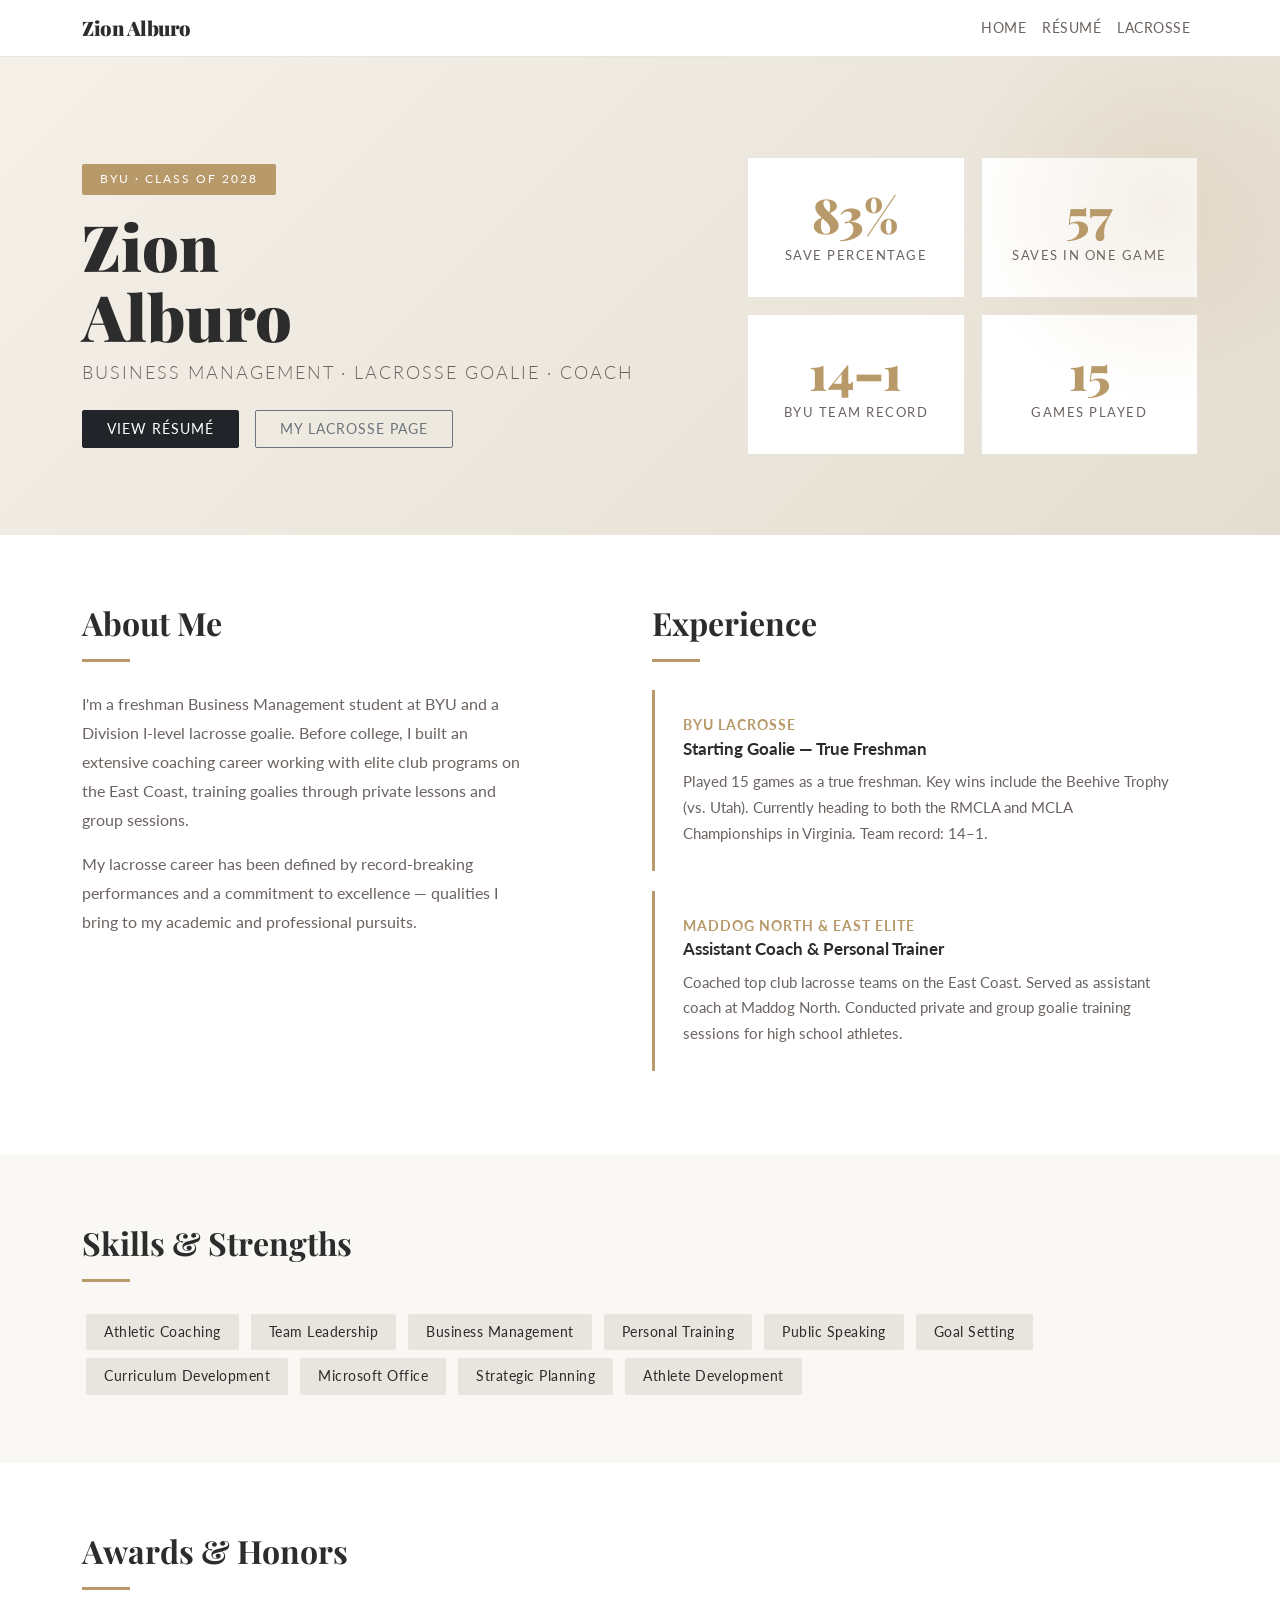
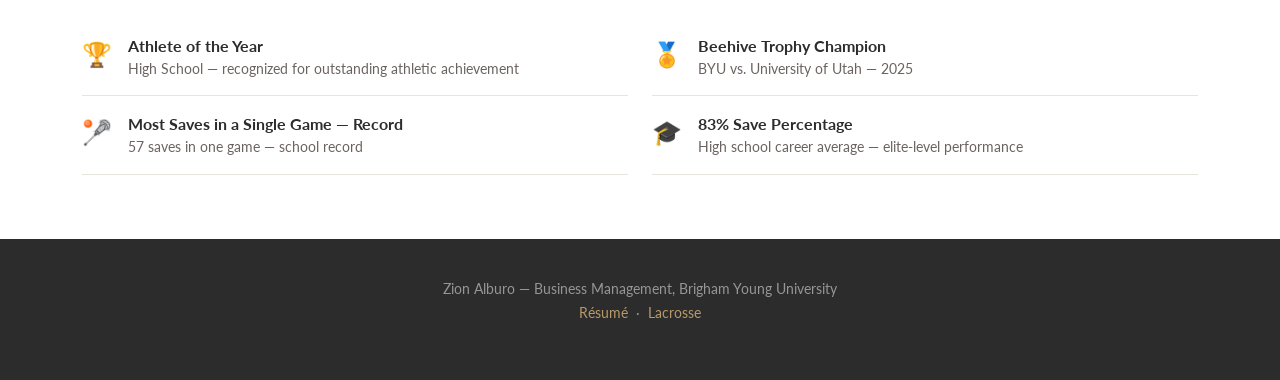
<file: index.html>
<!DOCTYPE html>
<html lang="en">
<head>
  <meta charset="UTF-8" />
  <meta name="viewport" content="width=device-width, initial-scale=1.0"/>
  <title>Zion Alburo | Business Management</title>
  <link href="https://cdn.jsdelivr.net/npm/bootstrap@5.3.2/dist/css/bootstrap.min.css" rel="stylesheet"/>
  <link href="https://fonts.googleapis.com/css2?family=Playfair+Display:wght@400;700;900&family=Lato:wght@300;400;700&display=swap" rel="stylesheet"/>
  <style>
    :root {
      --cream: #faf8f5;
      --warm-gray: #e8e4de;
      --charcoal: #2c2c2c;
      --accent: #7a6c55;
      --gold: #b89a6a;
      --light-text: #6b6360;
    }
    body { background: var(--cream); color: var(--charcoal); font-family: 'Lato', sans-serif; }
    .navbar { background: white; border-bottom: 1px solid var(--warm-gray); }
    .navbar-brand { font-family: 'Playfair Display', serif; font-weight: 900; color: var(--charcoal) !important; letter-spacing: -0.5px; }
    .nav-link { color: var(--light-text) !important; font-weight: 400; letter-spacing: 0.5px; font-size: 0.9rem; text-transform: uppercase; }
    .nav-link:hover { color: var(--gold) !important; }

    .hero {
      background: linear-gradient(135deg, #f5f0e8 0%, #ede8de 50%, #e4ddd0 100%);
      padding: 100px 0 80px;
      position: relative;
      overflow: hidden;
    }
    .hero::before {
      content: '';
      position: absolute;
      top: -50px; right: -80px;
      width: 400px; height: 400px;
      border-radius: 50%;
      background: radial-gradient(circle, rgba(184,154,106,0.15), transparent 70%);
    }
    .hero-title { font-family: 'Playfair Display', serif; font-size: 4rem; font-weight: 900; line-height: 1.1; color: var(--charcoal); }
    .hero-subtitle { font-size: 1.1rem; color: var(--light-text); font-weight: 300; letter-spacing: 2px; text-transform: uppercase; }
    .hero-badge { background: var(--gold); color: white; padding: 6px 18px; border-radius: 2px; font-size: 0.78rem; letter-spacing: 2px; text-transform: uppercase; display: inline-block; margin-bottom: 16px; }

    .stat-card { background: white; border: 1px solid var(--warm-gray); padding: 32px 24px; text-align: center; transition: box-shadow 0.3s; }
    .stat-card:hover { box-shadow: 0 8px 32px rgba(0,0,0,0.08); }
    .stat-number { font-family: 'Playfair Display', serif; font-size: 3rem; font-weight: 900; color: var(--gold); line-height: 1; }
    .stat-label { font-size: 0.8rem; color: var(--light-text); text-transform: uppercase; letter-spacing: 1.5px; margin-top: 8px; }

    .section-title { font-family: 'Playfair Display', serif; font-size: 2rem; font-weight: 700; color: var(--charcoal); }
    .section-line { width: 48px; height: 3px; background: var(--gold); margin: 12px 0 28px; }

    .exp-card { background: white; border-left: 3px solid var(--gold); padding: 24px 28px; margin-bottom: 20px; }
    .exp-title { font-weight: 700; font-size: 1.05rem; color: var(--charcoal); }
    .exp-org { color: var(--gold); font-size: 0.9rem; font-weight: 700; text-transform: uppercase; letter-spacing: 1px; }
    .exp-desc { color: var(--light-text); font-size: 0.95rem; line-height: 1.7; margin-top: 8px; }

    .skill-tag { background: var(--warm-gray); color: var(--charcoal); padding: 8px 18px; border-radius: 2px; font-size: 0.85rem; display: inline-block; margin: 4px; letter-spacing: 0.5px; }

    .award-item { display: flex; align-items: flex-start; gap: 16px; padding: 16px 0; border-bottom: 1px solid var(--warm-gray); }
    .award-icon { font-size: 1.5rem; margin-top: 2px; }
    .award-title { font-weight: 700; color: var(--charcoal); }
    .award-detail { font-size: 0.9rem; color: var(--light-text); }

    footer { background: var(--charcoal); color: rgba(255,255,255,0.5); padding: 40px 0; font-size: 0.85rem; text-align: center; }
    footer a { color: var(--gold); text-decoration: none; }
  </style>
</head>
<body>

<nav class="navbar navbar-expand-lg sticky-top">
  <div class="container">
    <a class="navbar-brand" href="index.html">Zion Alburo</a>
    <button class="navbar-toggler" type="button" data-bs-toggle="collapse" data-bs-target="#navMenu">
      <span class="navbar-toggler-icon"></span>
    </button>
    <div class="collapse navbar-collapse" id="navMenu">
      <ul class="navbar-nav ms-auto">
        <li class="nav-item"><a class="nav-link" href="index.html">Home</a></li>
        <li class="nav-item"><a class="nav-link" href="resume.html">Résumé</a></li>
        <li class="nav-item"><a class="nav-link" href="lacrosse.html">Lacrosse</a></li>
      </ul>
    </div>
  </div>
</nav>

<!-- Hero -->
<section class="hero">
  <div class="container">
    <div class="row align-items-center">
      <div class="col-lg-7">
        <span class="hero-badge">BYU · Class of 2028</span>
        <h1 class="hero-title">Zion<br>Alburo</h1>
        <p class="hero-subtitle">Business Management · Lacrosse Goalie · Coach</p>
        <div class="mt-4 d-flex gap-3 flex-wrap">
          <a href="resume.html" class="btn btn-dark px-4 py-2" style="border-radius:2px; font-size:0.85rem; letter-spacing:1px; text-transform:uppercase;">View Résumé</a>
          <a href="lacrosse.html" class="btn btn-outline-secondary px-4 py-2" style="border-radius:2px; font-size:0.85rem; letter-spacing:1px; text-transform:uppercase;">My Lacrosse Page</a>
        </div>
      </div>
      <div class="col-lg-5 mt-5 mt-lg-0">
        <div class="row g-3">
          <div class="col-6"><div class="stat-card"><div class="stat-number">83%</div><div class="stat-label">Save Percentage</div></div></div>
          <div class="col-6"><div class="stat-card"><div class="stat-number">57</div><div class="stat-label">Saves in One Game</div></div></div>
          <div class="col-6"><div class="stat-card"><div class="stat-number">14–1</div><div class="stat-label">BYU Team Record</div></div></div>
          <div class="col-6"><div class="stat-card"><div class="stat-number">15</div><div class="stat-label">Games Played</div></div></div>
        </div>
      </div>
    </div>
  </div>
</section>

<!-- About -->
<section class="py-5" style="background:white;">
  <div class="container py-3">
    <div class="row">
      <div class="col-lg-5 mb-4 mb-lg-0">
        <div class="section-title">About Me</div>
        <div class="section-line"></div>
        <p style="color:var(--light-text); line-height:1.8;">I'm a freshman Business Management student at BYU and a Division I-level lacrosse goalie. Before college, I built an extensive coaching career working with elite club programs on the East Coast, training goalies through private lessons and group sessions.</p>
        <p style="color:var(--light-text); line-height:1.8;">My lacrosse career has been defined by record-breaking performances and a commitment to excellence — qualities I bring to my academic and professional pursuits.</p>
      </div>
      <div class="col-lg-6 offset-lg-1">
        <div class="section-title">Experience</div>
        <div class="section-line"></div>
        <div class="exp-card">
          <div class="exp-org">BYU Lacrosse</div>
          <div class="exp-title">Starting Goalie — True Freshman</div>
          <div class="exp-desc">Played 15 games as a true freshman. Key wins include the Beehive Trophy (vs. Utah). Currently heading to both the RMCLA and MCLA Championships in Virginia. Team record: 14–1.</div>
        </div>
        <div class="exp-card">
          <div class="exp-org">Maddog North & East Elite</div>
          <div class="exp-title">Assistant Coach & Personal Trainer</div>
          <div class="exp-desc">Coached top club lacrosse teams on the East Coast. Served as assistant coach at Maddog North. Conducted private and group goalie training sessions for high school athletes.</div>
        </div>
      </div>
    </div>
  </div>
</section>

<!-- Skills -->
<section class="py-5" style="background:var(--cream);">
  <div class="container py-3">
    <div class="section-title">Skills & Strengths</div>
    <div class="section-line"></div>
    <div>
      <span class="skill-tag">Athletic Coaching</span>
      <span class="skill-tag">Team Leadership</span>
      <span class="skill-tag">Business Management</span>
      <span class="skill-tag">Personal Training</span>
      <span class="skill-tag">Public Speaking</span>
      <span class="skill-tag">Goal Setting</span>
      <span class="skill-tag">Curriculum Development</span>
      <span class="skill-tag">Microsoft Office</span>
      <span class="skill-tag">Strategic Planning</span>
      <span class="skill-tag">Athlete Development</span>
    </div>
  </div>
</section>

<!-- Awards -->
<section class="py-5" style="background:white;">
  <div class="container py-3">
    <div class="section-title">Awards & Honors</div>
    <div class="section-line"></div>
    <div class="row">
      <div class="col-lg-6">
        <div class="award-item">
          <div class="award-icon">🏆</div>
          <div>
            <div class="award-title">Athlete of the Year</div>
            <div class="award-detail">High School — recognized for outstanding athletic achievement</div>
          </div>
        </div>
        <div class="award-item">
          <div class="award-icon">🥍</div>
          <div>
            <div class="award-title">Most Saves in a Single Game — Record</div>
            <div class="award-detail">57 saves in one game — school record</div>
          </div>
        </div>
      </div>
      <div class="col-lg-6">
        <div class="award-item">
          <div class="award-icon">🏅</div>
          <div>
            <div class="award-title">Beehive Trophy Champion</div>
            <div class="award-detail">BYU vs. University of Utah — 2025</div>
          </div>
        </div>
        <div class="award-item">
          <div class="award-icon">🎓</div>
          <div>
            <div class="award-title">83% Save Percentage</div>
            <div class="award-detail">High school career average — elite-level performance</div>
          </div>
        </div>
      </div>
    </div>
  </div>
</section>

<footer>
  <div class="container">
    <p class="mb-1">Zion Alburo &mdash; Business Management, Brigham Young University</p>
    <p><a href="resume.html">Résumé</a> &nbsp;·&nbsp; <a href="lacrosse.html">Lacrosse</a></p>
  </div>
</footer>

<script src="https://cdn.jsdelivr.net/npm/bootstrap@5.3.2/dist/js/bootstrap.bundle.min.js"></script>
</body>
</html>
</file>
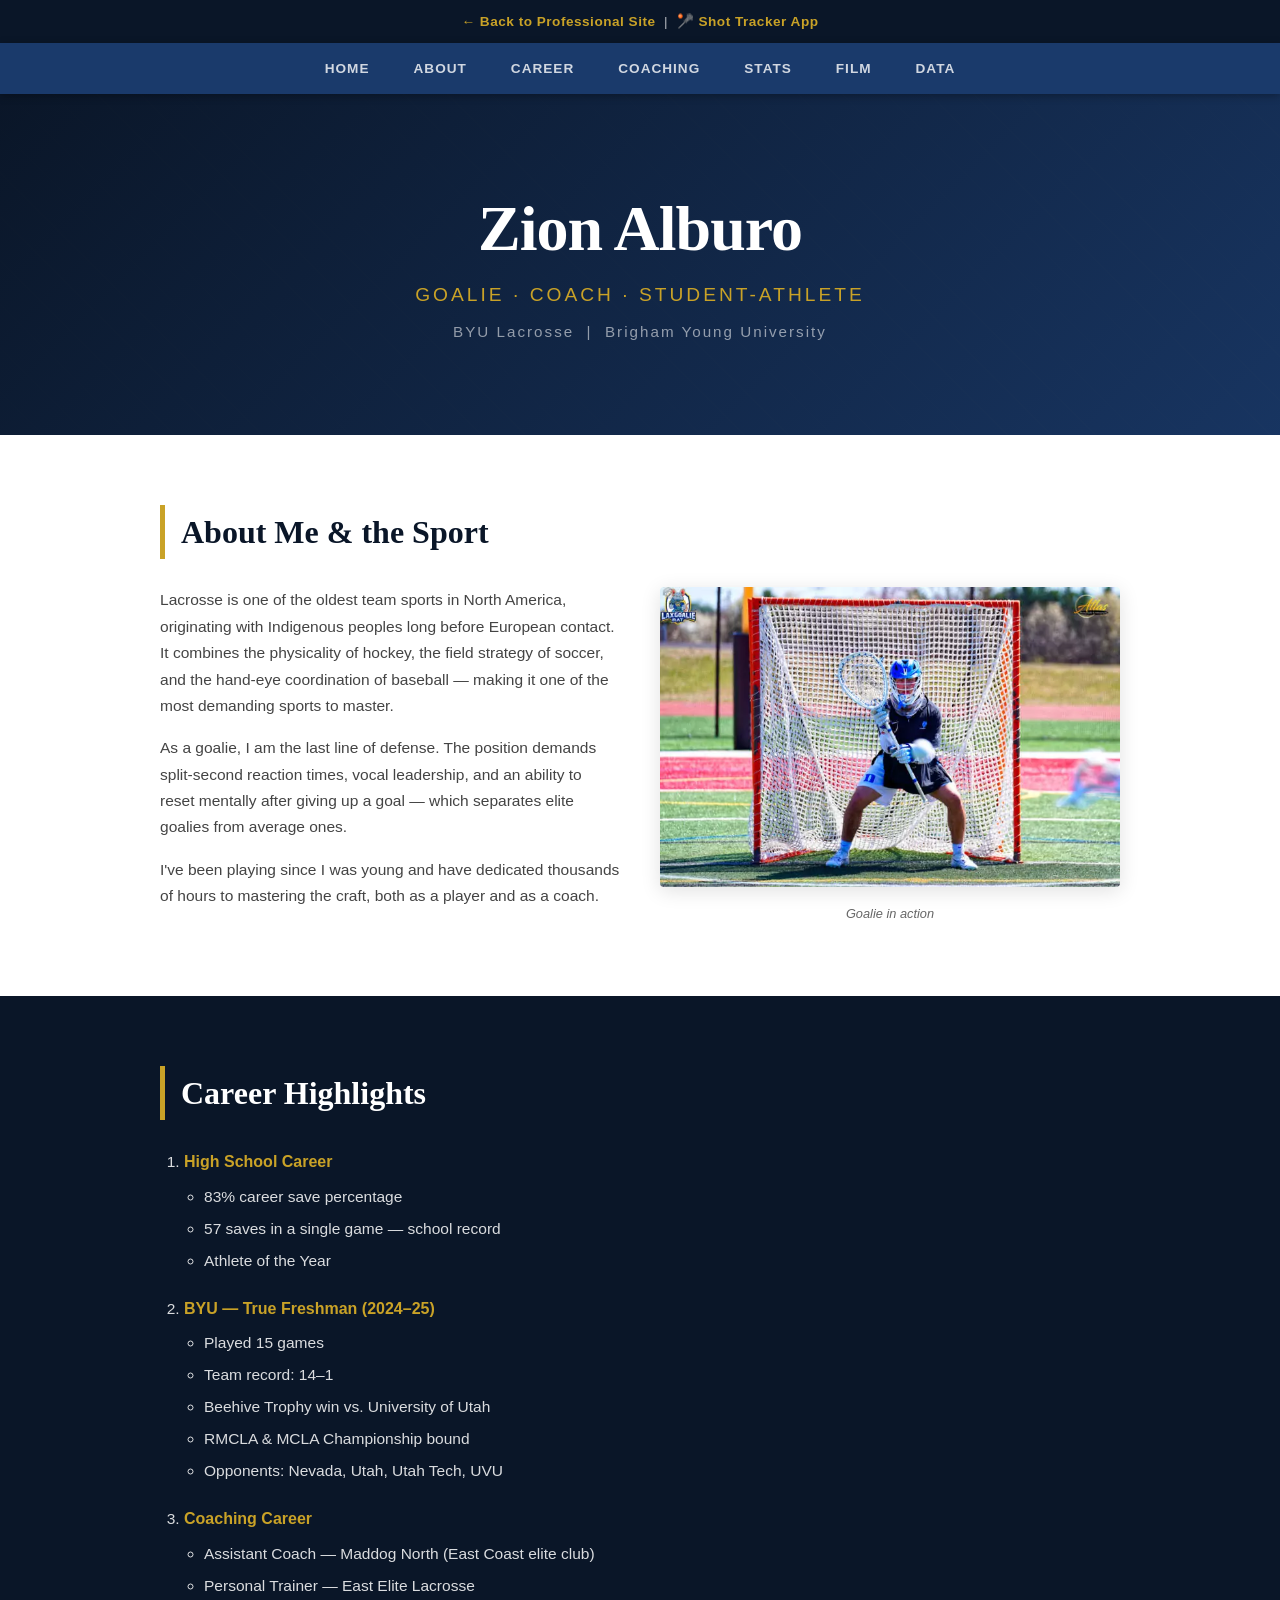
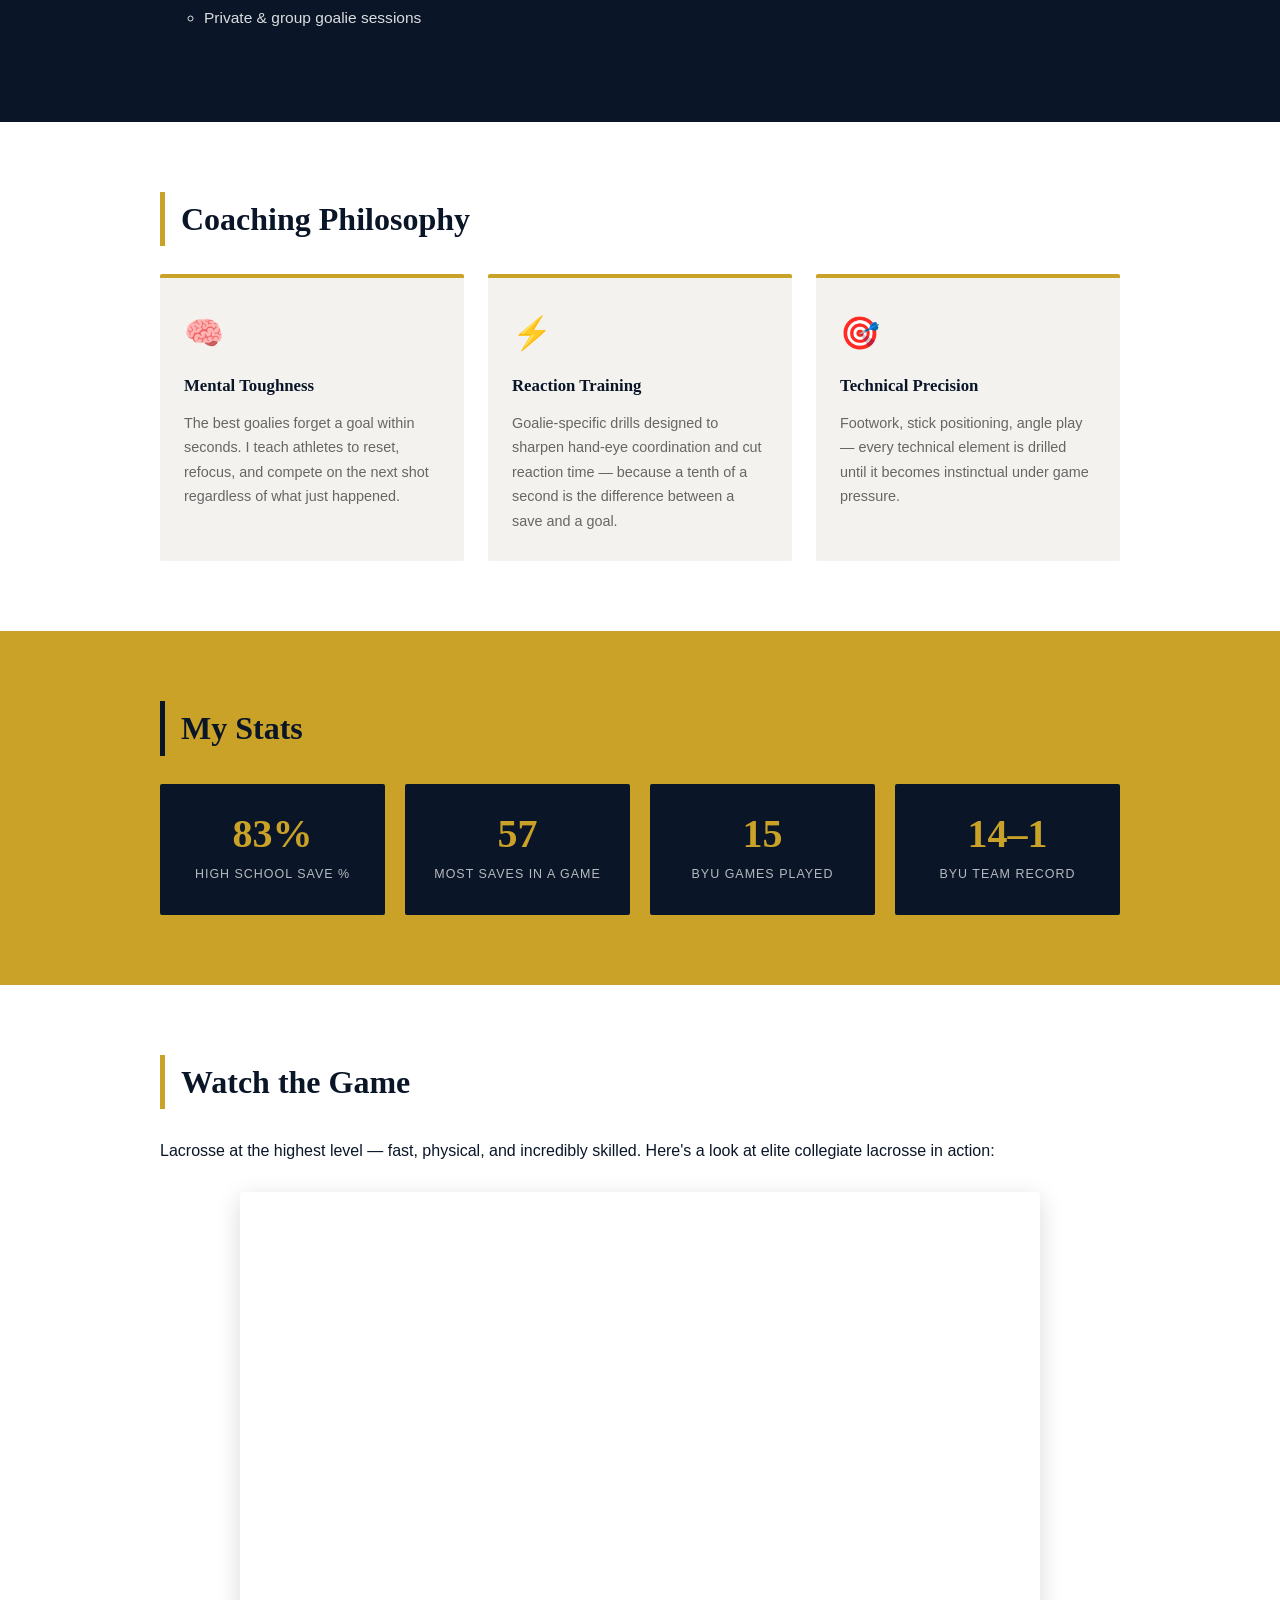
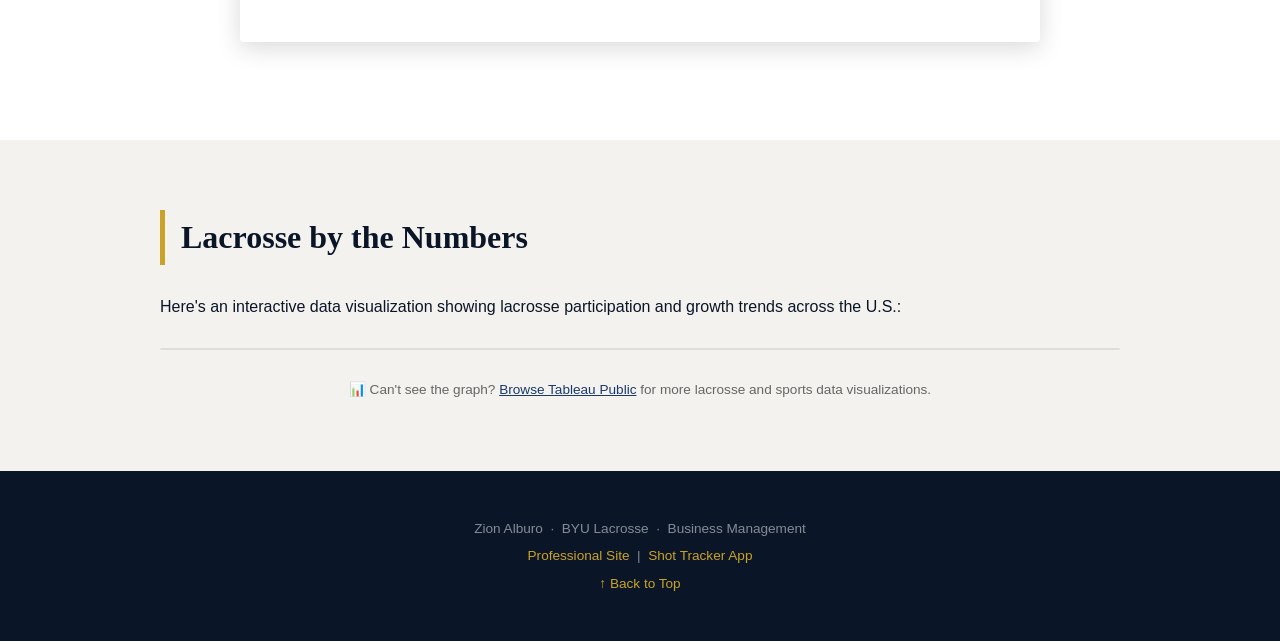
<file: lacrosse (2).html>
<!DOCTYPE html>
<html lang="en">
<head>
  <meta charset="UTF-8" />
  <meta name="viewport" content="width=device-width, initial-scale=1.0"/>
  <title>Zion's Lacrosse Page</title>
  <link rel="stylesheet" href="lacrosse-style.css" />
</head>
<body>

  <!-- Navigation back to professional pages -->
  <div class="top-bar">
    <a href="index.html">← Back to Professional Site</a>
    &nbsp;|&nbsp;
    <a href="shot-tracker.html">🥍 Shot Tracker App</a>
  </div>

  <!-- On-page anchor nav -->
  <nav class="scratch-nav">
    <a href="#top">Home</a>
    <a href="#about">About</a>
    <a href="#career">Career</a>
    <a href="#coaching">Coaching</a>
    <a href="#stats">Stats</a>
    <a href="#video">Film</a>
    <a href="#graph">Data</a>
  </nav>

  <!-- Hero -->
  <div id="top" class="hero-section">
    <div class="hero-content">
      <h1>Zion Alburo</h1>
      <p class="hero-sub">Goalie · Coach · Student-Athlete</p>
      <p class="hero-sub2">BYU Lacrosse &nbsp;|&nbsp; Brigham Young University</p>
    </div>
  </div>

  <!-- About -->
  <div id="about" class="content-section">
    <div class="section-inner">
      <h2>About Me &amp; the Sport</h2>
      <div class="about-grid">
        <div class="about-text">
          <p>Lacrosse is one of the oldest team sports in North America, originating with Indigenous peoples long before European contact. It combines the physicality of hockey, the field strategy of soccer, and the hand-eye coordination of baseball — making it one of the most demanding sports to master.</p>
          <p>As a goalie, I am the last line of defense. The position demands split-second reaction times, vocal leadership, and an ability to reset mentally after giving up a goal — which separates elite goalies from average ones.</p>
          <p>I've been playing since I was young and have dedicated thousands of hours to mastering the craft, both as a player and as a coach.</p>
        </div>
        <div class="about-image">
          <img src="goalie.jpeg" alt="Lacrosse goalie" />
          <p class="img-caption">Goalie in action</p>
        </div>
      </div>
    </div>
  </div>

  <!-- Career Highlights -->
  <div id="career" class="career-section">
    <div class="section-inner">
      <h2>Career Highlights</h2>

      <!-- Ordered list with embedded unordered list -->
      <ol class="career-list">
        <li>
          <strong>High School Career</strong>
          <ul>
            <li>83% career save percentage</li>
            <li>57 saves in a single game — school record</li>
            <li>Athlete of the Year</li>
          </ul>
        </li>
        <li>
          <strong>BYU — True Freshman (2024–25)</strong>
          <ul>
            <li>Played 15 games</li>
            <li>Team record: 14–1</li>
            <li>Beehive Trophy win vs. University of Utah</li>
            <li>RMCLA & MCLA Championship bound</li>
            <li>Opponents: Nevada, Utah, Utah Tech, UVU</li>
          </ul>
        </li>
        <li>
          <strong>Coaching Career</strong>
          <ul>
            <li>Assistant Coach — Maddog North (East Coast elite club)</li>
            <li>Personal Trainer — East Elite Lacrosse</li>
            <li>Private &amp; group goalie sessions</li>
          </ul>
        </li>
      </ol>
    </div>
  </div>

  <!-- Coaching -->
  <div id="coaching" class="content-section">
    <div class="section-inner">
      <h2>Coaching Philosophy</h2>
      <div class="coaching-grid">
        <div class="coaching-card">
          <div class="coaching-icon">🧠</div>
          <h3>Mental Toughness</h3>
          <p>The best goalies forget a goal within seconds. I teach athletes to reset, refocus, and compete on the next shot regardless of what just happened.</p>
        </div>
        <div class="coaching-card">
          <div class="coaching-icon">⚡</div>
          <h3>Reaction Training</h3>
          <p>Goalie-specific drills designed to sharpen hand-eye coordination and cut reaction time — because a tenth of a second is the difference between a save and a goal.</p>
        </div>
        <div class="coaching-card">
          <div class="coaching-icon">🎯</div>
          <h3>Technical Precision</h3>
          <p>Footwork, stick positioning, angle play — every technical element is drilled until it becomes instinctual under game pressure.</p>
        </div>
      </div>
    </div>
  </div>

  <!-- Stats -->
  <div id="stats" class="stats-section">
    <div class="section-inner">
      <h2>My Stats</h2>
      <div class="stats-grid">
        <div class="stat-box">
          <span class="stat-num">83%</span>
          <span class="stat-lbl">High School Save %</span>
        </div>
        <div class="stat-box">
          <span class="stat-num">57</span>
          <span class="stat-lbl">Most Saves in a Game</span>
        </div>
        <div class="stat-box">
          <span class="stat-num">15</span>
          <span class="stat-lbl">BYU Games Played</span>
        </div>
        <div class="stat-box">
          <span class="stat-num">14–1</span>
          <span class="stat-lbl">BYU Team Record</span>
        </div>
      </div>
    </div>
  </div>

  <!-- Video -->
  <div id="video" class="content-section">
    <div class="section-inner">
      <h2>Watch the Game</h2>
      <p>Lacrosse at the highest level — fast, physical, and incredibly skilled. Here's a look at elite collegiate lacrosse in action:</p>
      <div class="video-wrap">
        <iframe
          width="800"
          height="450"
          src="https://www.youtube.com/embed/oYOgbxykqfY"
          title="Lacrosse Highlights"
          frameborder="0"
          allow="accelerometer; autoplay; clipboard-write; encrypted-media; gyroscope; picture-in-picture"
          allowfullscreen>
        </iframe>
      </div>
    </div>
  </div>

  <!-- Tableau Graph -->
  <div id="graph" class="content-section">
    <div class="section-inner">
      <h2>Lacrosse by the Numbers</h2>
      <p>Here's an interactive data visualization showing lacrosse participation and growth trends across the U.S.:</p>
      <div class="tableau-wrap">
        <div class='tableauPlaceholder' id='viz1776724391712' style='position: relative'><noscript><a href='#'><img alt='Geography of lacrosse - 16 ' src='https:&#47;&#47;public.tableau.com&#47;static&#47;images&#47;il&#47;ilgeography&#47;Geographyoflacrosse&#47;1_rss.png' style='border: none' /></a></noscript><object class='tableauViz' style='display:none;'><param name='host_url' value='https%3A%2F%2Fpublic.tableau.com%2F' /><param name='embed_code_version' value='3' /><param name='site_root' value='' /><param name='name' value='ilgeography&#47;Geographyoflacrosse' /><param name='tabs' value='no' /><param name='toolbar' value='yes' /><param name='static_image' value='https:&#47;&#47;public.tableau.com&#47;static&#47;images&#47;il&#47;ilgeography&#47;Geographyoflacrosse&#47;1.png' /><param name='animate_transition' value='yes' /><param name='display_static_image' value='yes' /><param name='display_spinner' value='yes' /><param name='display_overlay' value='yes' /><param name='display_count' value='yes' /><param name='language' value='en-US' /></object></div><script type='text/javascript'>var divElement = document.getElementById('viz1776724391712');var vizElement = divElement.getElementsByTagName('object')[0];vizElement.style.width='100%';vizElement.style.height=(divElement.offsetWidth*0.75)+'px';var scriptElement = document.createElement('script');scriptElement.src = 'https://public.tableau.com/javascripts/api/viz_v1.js';vizElement.parentNode.insertBefore(scriptElement, vizElement);</script>
      </div>
      <p class="tableau-note">📊 Can't see the graph? <a href="https://public.tableau.com/app/discover" target="_blank">Browse Tableau Public</a> for more lacrosse and sports data visualizations.</p>
    </div>
  </div>

  <!-- Footer -->
  <footer class="scratch-footer">
    <p>Zion Alburo &nbsp;·&nbsp; BYU Lacrosse &nbsp;·&nbsp; Business Management</p>
    <p><a href="index.html">Professional Site</a> &nbsp;|&nbsp; <a href="shot-tracker.html">Shot Tracker App</a></p>
    <p><a href="#top">↑ Back to Top</a></p>
  </footer>

</body>
</html>
</file>
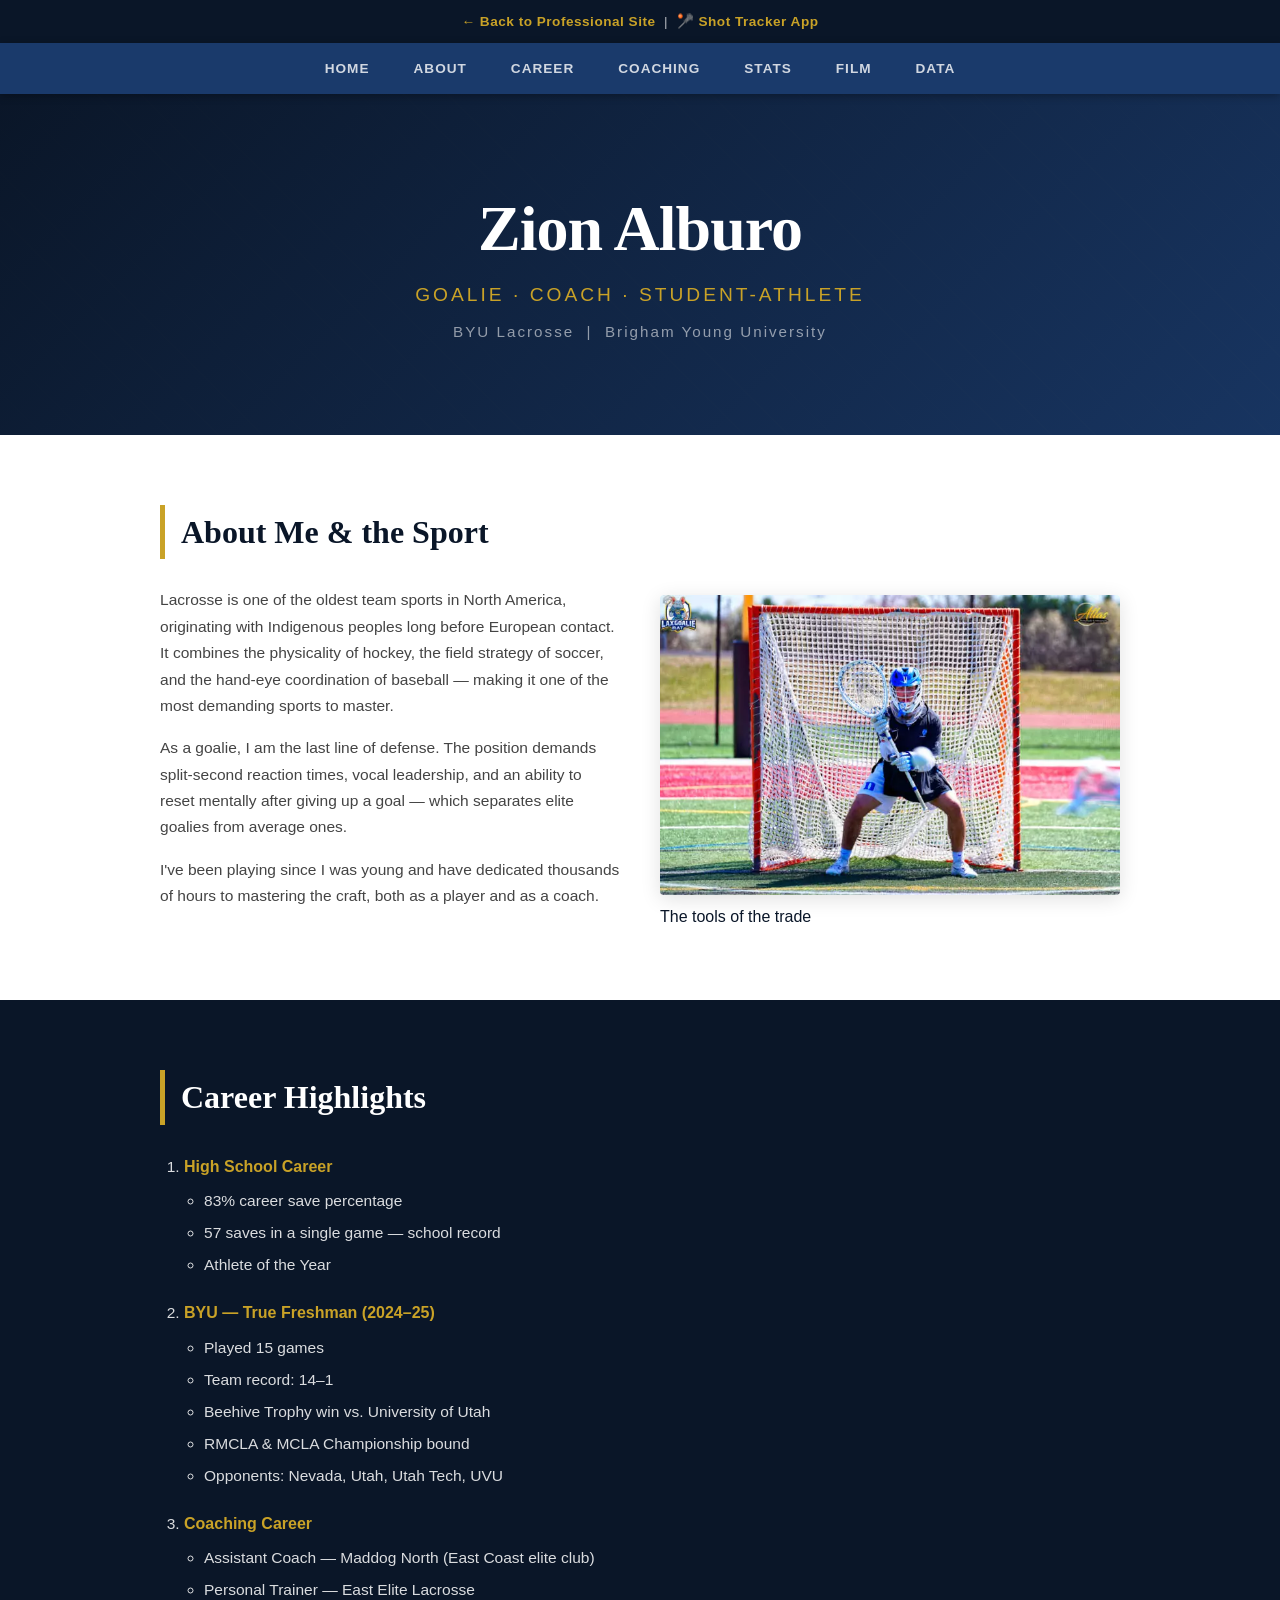
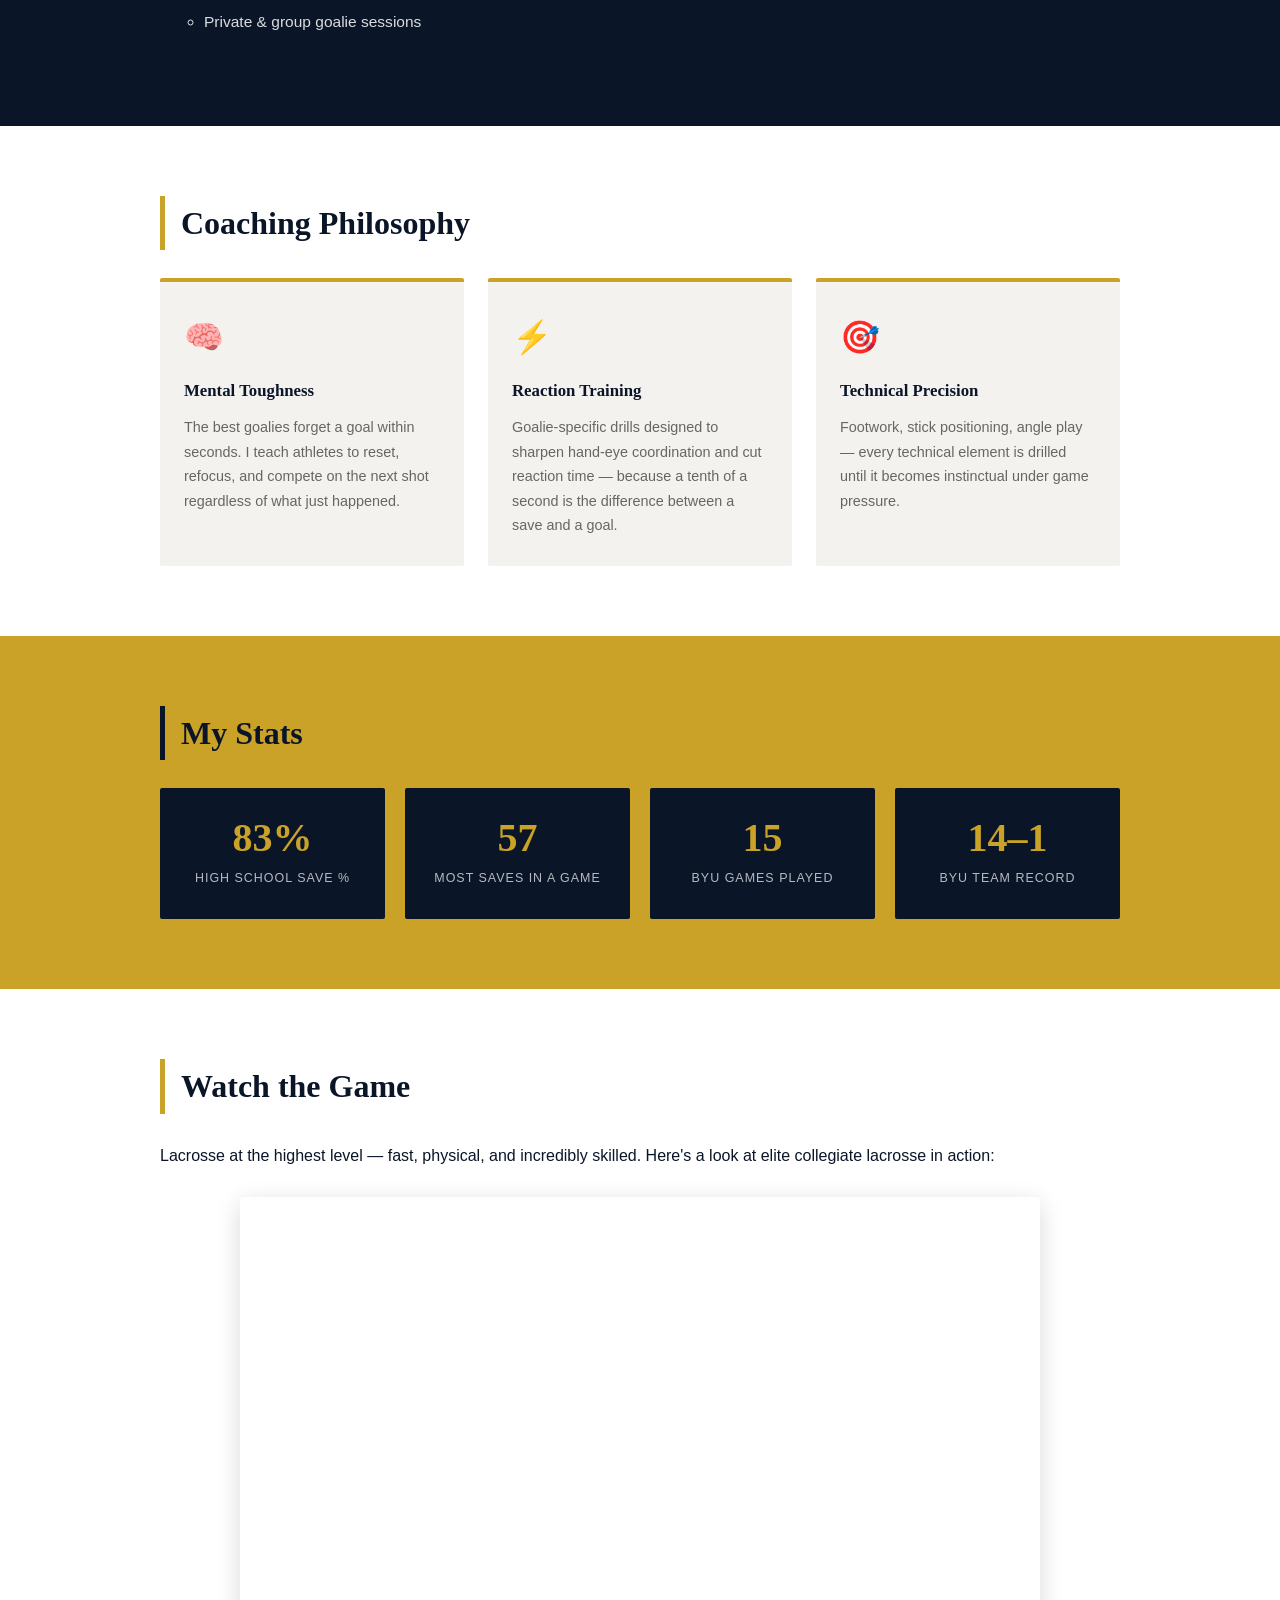
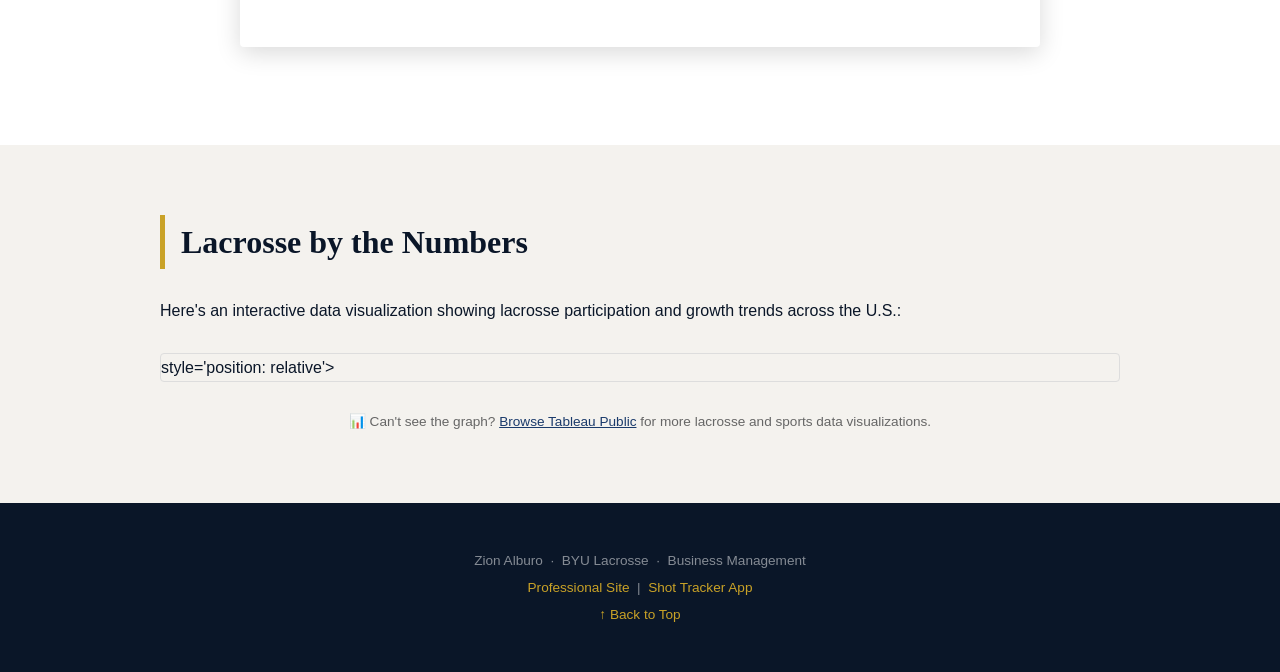
<file: lacrosse.html>
<!DOCTYPE html>
<html lang="en">
<head>
  <meta charset="UTF-8" />
  <meta name="viewport" content="width=device-width, initial-scale=1.0"/>
  <title>Zion's Lacrosse Page</title>
  <link rel="stylesheet" href="lacrosse-style.css" />
</head>
<body>

  <!-- Navigation back to professional pages -->
  <div class="top-bar">
    <a href="index.html">← Back to Professional Site</a>
    &nbsp;|&nbsp;
    <a href="shot-tracker.html">🥍 Shot Tracker App</a>
  </div>

  <!-- On-page anchor nav -->
  <nav class="scratch-nav">
    <a href="#top">Home</a>
    <a href="#about">About</a>
    <a href="#career">Career</a>
    <a href="#coaching">Coaching</a>
    <a href="#stats">Stats</a>
    <a href="#video">Film</a>
    <a href="#graph">Data</a>
  </nav>

  <!-- Hero -->
  <div id="top" class="hero-section">
    <div class="hero-content">
      <h1>Zion Alburo</h1>
      <p class="hero-sub">Goalie · Coach · Student-Athlete</p>
      <p class="hero-sub2">BYU Lacrosse &nbsp;|&nbsp; Brigham Young University</p>
    </div>
  </div>

  <!-- About -->
  <div id="about" class="content-section">
    <div class="section-inner">
      <h2>About Me &amp; the Sport</h2>
      <div class="about-grid">
        <div class="about-text">
          <p>Lacrosse is one of the oldest team sports in North America, originating with Indigenous peoples long before European contact. It combines the physicality of hockey, the field strategy of soccer, and the hand-eye coordination of baseball — making it one of the most demanding sports to master.</p>
          <p>As a goalie, I am the last line of defense. The position demands split-second reaction times, vocal leadership, and an ability to reset mentally after giving up a goal — which separates elite goalies from average ones.</p>
          <p>I've been playing since I was young and have dedicated thousands of hours to mastering the craft, both as a player and as a coach.</p>
        </div>
        <div class="about-image">
          <img src="goalie.jpeg"
          <p class="img-caption">The tools of the trade</p>
        </div>
      </div>
    </div>
  </div>

  <!-- Career Highlights -->
  <div id="career" class="career-section">
    <div class="section-inner">
      <h2>Career Highlights</h2>

      <!-- Ordered list with embedded unordered list -->
      <ol class="career-list">
        <li>
          <strong>High School Career</strong>
          <ul>
            <li>83% career save percentage</li>
            <li>57 saves in a single game — school record</li>
            <li>Athlete of the Year</li>
          </ul>
        </li>
        <li>
          <strong>BYU — True Freshman (2024–25)</strong>
          <ul>
            <li>Played 15 games</li>
            <li>Team record: 14–1</li>
            <li>Beehive Trophy win vs. University of Utah</li>
            <li>RMCLA & MCLA Championship bound</li>
            <li>Opponents: Nevada, Utah, Utah Tech, UVU</li>
          </ul>
        </li>
        <li>
          <strong>Coaching Career</strong>
          <ul>
            <li>Assistant Coach — Maddog North (East Coast elite club)</li>
            <li>Personal Trainer — East Elite Lacrosse</li>
            <li>Private &amp; group goalie sessions</li>
          </ul>
        </li>
      </ol>
    </div>
  </div>

  <!-- Coaching -->
  <div id="coaching" class="content-section">
    <div class="section-inner">
      <h2>Coaching Philosophy</h2>
      <div class="coaching-grid">
        <div class="coaching-card">
          <div class="coaching-icon">🧠</div>
          <h3>Mental Toughness</h3>
          <p>The best goalies forget a goal within seconds. I teach athletes to reset, refocus, and compete on the next shot regardless of what just happened.</p>
        </div>
        <div class="coaching-card">
          <div class="coaching-icon">⚡</div>
          <h3>Reaction Training</h3>
          <p>Goalie-specific drills designed to sharpen hand-eye coordination and cut reaction time — because a tenth of a second is the difference between a save and a goal.</p>
        </div>
        <div class="coaching-card">
          <div class="coaching-icon">🎯</div>
          <h3>Technical Precision</h3>
          <p>Footwork, stick positioning, angle play — every technical element is drilled until it becomes instinctual under game pressure.</p>
        </div>
      </div>
    </div>
  </div>

  <!-- Stats -->
  <div id="stats" class="stats-section">
    <div class="section-inner">
      <h2>My Stats</h2>
      <div class="stats-grid">
        <div class="stat-box">
          <span class="stat-num">83%</span>
          <span class="stat-lbl">High School Save %</span>
        </div>
        <div class="stat-box">
          <span class="stat-num">57</span>
          <span class="stat-lbl">Most Saves in a Game</span>
        </div>
        <div class="stat-box">
          <span class="stat-num">15</span>
          <span class="stat-lbl">BYU Games Played</span>
        </div>
        <div class="stat-box">
          <span class="stat-num">14–1</span>
          <span class="stat-lbl">BYU Team Record</span>
        </div>
      </div>
    </div>
  </div>

  <!-- Video -->
  <div id="video" class="content-section">
    <div class="section-inner">
      <h2>Watch the Game</h2>
      <p>Lacrosse at the highest level — fast, physical, and incredibly skilled. Here's a look at elite collegiate lacrosse in action:</p>
      <div class="video-wrap">
        <iframe
          width="800"
          height="450"
          src="https://www.youtube.com/embed/oYOgbxykqfY"
          title="Lacrosse Highlights"
          frameborder="0"
          allow="accelerometer; autoplay; clipboard-write; encrypted-media; gyroscope; picture-in-picture"
          allowfullscreen>
        </iframe>
      </div>
    </div>
  </div>

  <!-- Tableau Graph -->
  <div id="graph" class="content-section">
    <div class="section-inner">
      <h2>Lacrosse by the Numbers</h2>
      <p>Here's an interactive data visualization showing lacrosse participation and growth trends across the U.S.:</p>
      <div class="tableau-wrap">
        <div class='tableauPlaceholder' id='viz1776724391712' style='position: relative'><noscript><a href='#'><img alt='Geography of lacrosse - 16 ' src='https:&#47;&#47;public.tableau.com&#47;static&#47;images&#47;il&#47;ilgeography&#47;Geographyoflacrosse&#47;1_rss.png' style='border: none' /></a></noscript><object class='tableauViz'  style='display:none;'><param name='host_url' value='https%3A%2F%2Fpublic.tableau.com%2F' /> <param name='embed_code_version' value='3' /> <param name='site_root' value='' /><param name='name' value='ilgeography&#47;Geographyoflacrosse' /><param name='tabs' value='no' /><param name='toolbar' value='yes' /><param name='static_image' value='https:&#47;&#47;public.tableau.com&#47;static&#47;images&#47;il&#47;ilgeography&#47;Geographyoflacrosse&#47;1.png' /> <param name='animate_transition' value='yes' /><param name='display_static_image' value='yes' /><param name='display_spinner' value='yes' /><param name='display_overlay' value='yes' /><param name='display_count' value='yes' /><param name='language' value='en-US' /></object></div><script type='text/javascript'>var divElement = document.getElementById('viz1776724391712');var vizElement = divElement.getElementsByTagName('object')[0];vizElement.style.width='100%';vizElement.style.height=(divElement.offsetWidth*0.75)+'px';var scriptElement = document.createElement('script');scriptElement.src = 'https://public.tableau.com/javascripts/api/viz_v1.js';vizElement.parentNode.insertBefore(scriptElement, vizElement);</script> style='position: relative'>
          <noscript>
            <a href='#'>
              <img alt='Lacrosse Data' src='https://public.tableau.com/static/images/La/LacrosseParticipation/Sheet1/1_rss.png' style='border: none' />
            </a>
          </noscript>
          <object class='tableauViz' style='display:none;'>
            <param name='host_url' value='https%3A%2F%2Fpublic.tableau.com%2F' />
            <param name='embed_code_version' value='3' />
            <param name='site_root' value='' />
            <param name='name' value='SportsParticipation_17099862791840/Dashboard1' />
            <param name='tabs' value='no' />
            <param name='toolbar' value='yes' />
            <param name='animate_transition' value='yes' />
            <param name='display_static_image' value='yes' />
            <param name='display_spinner' value='yes' />
            <param name='display_overlay' value='yes' />
            <param name='display_count' value='yes' />
            <param name='language' value='en-US' />
          </object>
        </div>
        <script type='text/javascript'>
          var divElement = document.getElementById('viz1');
          var vizElement = divElement.getElementsByTagName('object')[0];
          vizElement.style.width='100%';
          vizElement.style.height='500px';
          var scriptElement = document.createElement('script');
          scriptElement.src = 'https://public.tableau.com/javascripts/api/viz_v1.js';
          vizElement.parentNode.insertBefore(scriptElement, vizElement);
        </script>
      </div>
      <p class="tableau-note">📊 Can't see the graph? <a href="https://public.tableau.com/app/discover" target="_blank">Browse Tableau Public</a> for more lacrosse and sports data visualizations.</p>
    </div>
  </div>

  <!-- Footer -->
  <footer class="scratch-footer">
    <p>Zion Alburo &nbsp;·&nbsp; BYU Lacrosse &nbsp;·&nbsp; Business Management</p>
    <p><a href="index.html">Professional Site</a> &nbsp;|&nbsp; <a href="shot-tracker.html">Shot Tracker App</a></p>
    <p><a href="#top">↑ Back to Top</a></p>
  </footer>

</body>
</html>
</file>
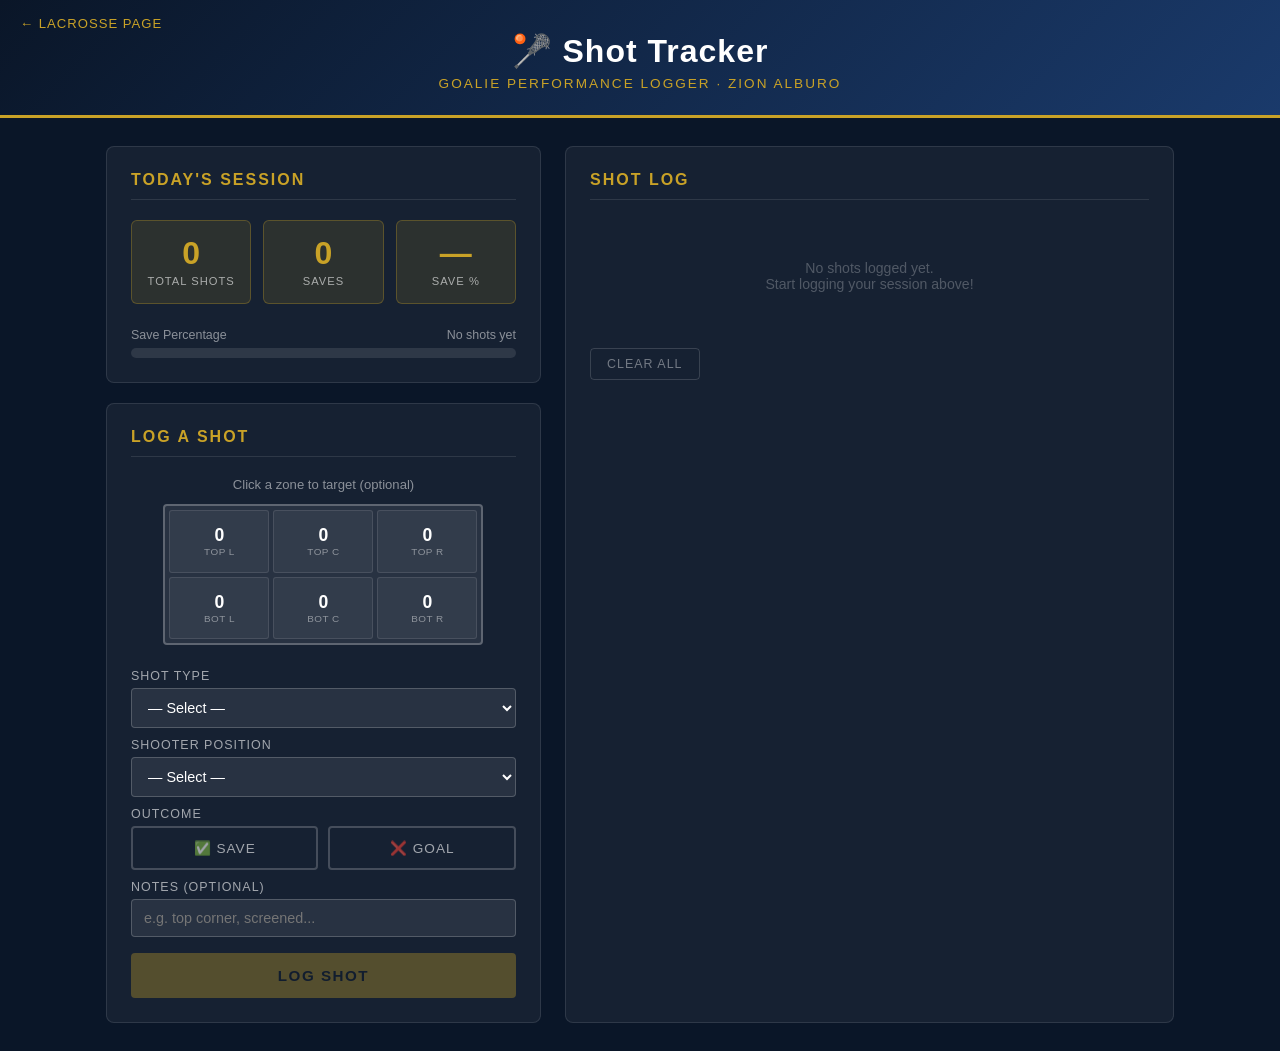
<file: shot-tracker.html>
<!DOCTYPE html>
<html lang="en">
<head>
  <meta charset="UTF-8" />
  <meta name="viewport" content="width=device-width, initial-scale=1.0"/>
  <title>Lacrosse Shot Tracker | Zion Alburo</title>
  <style>
    /* ===== Reset & Base ===== */
    * { box-sizing: border-box; margin: 0; padding: 0; }

    :root {
      --navy: #0a1628;
      --royal: #1a3a6b;
      --gold: #c9a227;
      --cream: #faf8f2;
      --white: #ffffff;
      --gray: #888;
      --light: #f0ede6;
      --green: #2a7a4b;
      --red: #b03030;
    }

    body {
      font-family: 'Trebuchet MS', sans-serif;
      background: var(--navy);
      color: var(--white);
      min-height: 100vh;
    }

    /* ===== Header ===== */
    header {
      background: linear-gradient(135deg, #0a1628, #1a3a6b);
      text-align: center;
      padding: 32px 20px 24px;
      border-bottom: 3px solid var(--gold);
      position: relative;
    }

    header h1 {
      font-size: 2rem;
      font-weight: bold;
      color: white;
      letter-spacing: 1px;
    }

    header p {
      color: var(--gold);
      font-size: 0.85rem;
      letter-spacing: 2px;
      text-transform: uppercase;
      margin-top: 6px;
    }

    .back-link {
      position: absolute;
      top: 16px;
      left: 20px;
      color: var(--gold);
      text-decoration: none;
      font-size: 0.82rem;
      letter-spacing: 1px;
      text-transform: uppercase;
    }

    /* ===== Layout ===== */
    .app-container {
      max-width: 1100px;
      margin: 0 auto;
      padding: 28px 16px;
      display: grid;
      grid-template-columns: 1fr 1.4fr;
      gap: 24px;
    }

    @media (max-width: 750px) {
      .app-container { grid-template-columns: 1fr; }
    }

    /* ===== Cards ===== */
    .card {
      background: rgba(255,255,255,0.05);
      border: 1px solid rgba(255,255,255,0.1);
      border-radius: 8px;
      padding: 24px;
    }

    .card h2 {
      font-size: 1rem;
      text-transform: uppercase;
      letter-spacing: 2px;
      color: var(--gold);
      margin-bottom: 20px;
      border-bottom: 1px solid rgba(255,255,255,0.1);
      padding-bottom: 10px;
    }

    /* ===== Stat Summary ===== */
    .stats-row {
      display: grid;
      grid-template-columns: repeat(3, 1fr);
      gap: 12px;
      margin-bottom: 24px;
    }

    .stat-bubble {
      background: rgba(201,162,39,0.12);
      border: 1px solid rgba(201,162,39,0.3);
      border-radius: 6px;
      text-align: center;
      padding: 16px 8px;
    }

    .stat-bubble .num {
      font-size: 2rem;
      font-weight: bold;
      color: var(--gold);
      line-height: 1;
    }

    .stat-bubble .lbl {
      font-size: 0.7rem;
      text-transform: uppercase;
      letter-spacing: 1px;
      color: rgba(255,255,255,0.6);
      margin-top: 6px;
    }

    /* ===== Goal Net ===== */
    .net-section { margin-bottom: 24px; }

    .net-section p {
      font-size: 0.82rem;
      color: rgba(255,255,255,0.5);
      margin-bottom: 12px;
      text-align: center;
    }

    .goal-net {
      display: grid;
      grid-template-columns: repeat(3, 1fr);
      grid-template-rows: repeat(2, 1fr);
      gap: 4px;
      background: rgba(255,255,255,0.08);
      border: 2px solid rgba(255,255,255,0.25);
      border-radius: 4px;
      padding: 4px;
      max-width: 320px;
      margin: 0 auto;
    }

    .net-zone {
      aspect-ratio: 1.6;
      border-radius: 3px;
      cursor: pointer;
      display: flex;
      flex-direction: column;
      align-items: center;
      justify-content: center;
      font-size: 0.7rem;
      color: rgba(255,255,255,0.6);
      background: rgba(255,255,255,0.05);
      border: 1px solid rgba(255,255,255,0.1);
      transition: all 0.15s;
      user-select: none;
    }

    .net-zone:hover { background: rgba(201,162,39,0.2); border-color: var(--gold); }
    .net-zone.selected-save { background: rgba(42,122,75,0.4); border-color: #4caf50; }
    .net-zone.selected-goal { background: rgba(176,48,48,0.4); border-color: #ef5350; }

    .net-zone .zone-count {
      font-size: 1.1rem;
      font-weight: bold;
      color: white;
    }

    .net-zone .zone-label {
      font-size: 0.62rem;
      color: rgba(255,255,255,0.45);
      text-transform: uppercase;
      letter-spacing: 0.5px;
    }

    /* ===== Controls ===== */
    .controls { display: flex; gap: 10px; flex-direction: column; }

    label {
      font-size: 0.78rem;
      color: rgba(255,255,255,0.6);
      text-transform: uppercase;
      letter-spacing: 1px;
      display: block;
      margin-bottom: 5px;
    }

    select, input {
      width: 100%;
      background: rgba(255,255,255,0.08);
      border: 1px solid rgba(255,255,255,0.2);
      color: white;
      padding: 10px 12px;
      border-radius: 4px;
      font-size: 0.9rem;
      font-family: inherit;
    }

    select option { background: var(--navy); }

    .toggle-row {
      display: grid;
      grid-template-columns: 1fr 1fr;
      gap: 10px;
      margin-top: 4px;
    }

    .toggle-btn {
      padding: 12px;
      border: 2px solid rgba(255,255,255,0.2);
      border-radius: 4px;
      background: transparent;
      color: rgba(255,255,255,0.6);
      font-size: 0.85rem;
      cursor: pointer;
      font-family: inherit;
      text-transform: uppercase;
      letter-spacing: 1px;
      transition: all 0.15s;
    }

    .toggle-btn.active-save {
      background: rgba(42,122,75,0.3);
      border-color: #4caf50;
      color: #81c784;
    }

    .toggle-btn.active-goal {
      background: rgba(176,48,48,0.3);
      border-color: #ef5350;
      color: #e57373;
    }

    .log-btn {
      width: 100%;
      padding: 14px;
      background: var(--gold);
      color: var(--navy);
      border: none;
      border-radius: 4px;
      font-size: 0.95rem;
      font-weight: bold;
      cursor: pointer;
      font-family: inherit;
      text-transform: uppercase;
      letter-spacing: 1.5px;
      transition: opacity 0.2s;
      margin-top: 6px;
    }

    .log-btn:hover { opacity: 0.88; }
    .log-btn:disabled { opacity: 0.35; cursor: not-allowed; }

    /* ===== Save % Bar ===== */
    .save-bar-wrap {
      margin-top: 20px;
    }

    .save-bar-label {
      display: flex;
      justify-content: space-between;
      font-size: 0.78rem;
      color: rgba(255,255,255,0.5);
      margin-bottom: 6px;
    }

    .save-bar-bg {
      height: 10px;
      background: rgba(255,255,255,0.1);
      border-radius: 5px;
      overflow: hidden;
    }

    .save-bar-fill {
      height: 100%;
      background: linear-gradient(90deg, var(--green), #4caf50);
      border-radius: 5px;
      transition: width 0.4s ease;
    }

    /* ===== Log Table ===== */
    .log-table-wrap {
      max-height: 320px;
      overflow-y: auto;
    }

    .log-table-wrap::-webkit-scrollbar { width: 5px; }
    .log-table-wrap::-webkit-scrollbar-track { background: rgba(255,255,255,0.05); }
    .log-table-wrap::-webkit-scrollbar-thumb { background: rgba(255,255,255,0.2); border-radius: 3px; }

    table {
      width: 100%;
      border-collapse: collapse;
      font-size: 0.85rem;
    }

    th {
      background: rgba(255,255,255,0.07);
      color: var(--gold);
      padding: 10px 12px;
      text-align: left;
      font-size: 0.72rem;
      text-transform: uppercase;
      letter-spacing: 1px;
      position: sticky;
      top: 0;
    }

    td {
      padding: 9px 12px;
      border-bottom: 1px solid rgba(255,255,255,0.06);
      color: rgba(255,255,255,0.8);
    }

    tr:hover td { background: rgba(255,255,255,0.04); }

    .badge-save {
      background: rgba(42,122,75,0.3);
      color: #81c784;
      padding: 2px 8px;
      border-radius: 3px;
      font-size: 0.75rem;
      font-weight: bold;
    }

    .badge-goal {
      background: rgba(176,48,48,0.3);
      color: #e57373;
      padding: 2px 8px;
      border-radius: 3px;
      font-size: 0.75rem;
      font-weight: bold;
    }

    .delete-btn {
      background: none;
      border: none;
      color: rgba(255,255,255,0.25);
      cursor: pointer;
      font-size: 1rem;
      padding: 2px 4px;
      transition: color 0.15s;
    }
    .delete-btn:hover { color: #e57373; }

    .empty-log {
      text-align: center;
      color: rgba(255,255,255,0.25);
      padding: 40px 20px;
      font-size: 0.88rem;
    }

    .clear-btn {
      margin-top: 16px;
      background: transparent;
      border: 1px solid rgba(255,255,255,0.15);
      color: rgba(255,255,255,0.4);
      padding: 8px 16px;
      border-radius: 4px;
      font-size: 0.78rem;
      cursor: pointer;
      font-family: inherit;
      text-transform: uppercase;
      letter-spacing: 1px;
      transition: all 0.15s;
    }
    .clear-btn:hover { border-color: #e57373; color: #e57373; }

    /* ===== Toast ===== */
    #toast {
      position: fixed;
      bottom: 24px;
      left: 50%;
      transform: translateX(-50%) translateY(60px);
      background: var(--gold);
      color: var(--navy);
      padding: 10px 24px;
      border-radius: 4px;
      font-weight: bold;
      font-size: 0.88rem;
      letter-spacing: 1px;
      text-transform: uppercase;
      opacity: 0;
      transition: all 0.3s;
      z-index: 999;
    }

    #toast.show {
      opacity: 1;
      transform: translateX(-50%) translateY(0);
    }
  </style>
</head>
<body>

<header>
  <a href="lacrosse.html" class="back-link">← Lacrosse Page</a>
  <h1>🥍 Shot Tracker</h1>
  <p>Goalie Performance Logger · Zion Alburo</p>
</header>

<div class="app-container">

  <!-- LEFT: Input Panel -->
  <div>
    <!-- Stats Summary -->
    <div class="card" style="margin-bottom: 20px;">
      <h2>Today's Session</h2>
      <div class="stats-row">
        <div class="stat-bubble">
          <div class="num" id="totalShots">0</div>
          <div class="lbl">Total Shots</div>
        </div>
        <div class="stat-bubble">
          <div class="num" id="totalSaves">0</div>
          <div class="lbl">Saves</div>
        </div>
        <div class="stat-bubble">
          <div class="num" id="savePercent">—</div>
          <div class="lbl">Save %</div>
        </div>
      </div>
      <div class="save-bar-wrap">
        <div class="save-bar-label">
          <span>Save Percentage</span>
          <span id="barLabel">No shots yet</span>
        </div>
        <div class="save-bar-bg">
          <div class="save-bar-fill" id="saveBar" style="width:0%"></div>
        </div>
      </div>
    </div>

    <!-- Log Shot -->
    <div class="card">
      <h2>Log a Shot</h2>

      <!-- Zone selector -->
      <div class="net-section">
        <p>Click a zone to target (optional)</p>
        <div class="goal-net" id="goalNet">
          <div class="net-zone" data-zone="top-left">
            <span class="zone-count" id="zc-top-left">0</span>
            <span class="zone-label">Top L</span>
          </div>
          <div class="net-zone" data-zone="top-center">
            <span class="zone-count" id="zc-top-center">0</span>
            <span class="zone-label">Top C</span>
          </div>
          <div class="net-zone" data-zone="top-right">
            <span class="zone-count" id="zc-top-right">0</span>
            <span class="zone-label">Top R</span>
          </div>
          <div class="net-zone" data-zone="bot-left">
            <span class="zone-count" id="zc-bot-left">0</span>
            <span class="zone-label">Bot L</span>
          </div>
          <div class="net-zone" data-zone="bot-center">
            <span class="zone-count" id="zc-bot-center">0</span>
            <span class="zone-label">Bot C</span>
          </div>
          <div class="net-zone" data-zone="bot-right">
            <span class="zone-count" id="zc-bot-right">0</span>
            <span class="zone-label">Bot R</span>
          </div>
        </div>
      </div>

      <div class="controls">
        <div>
          <label>Shot Type</label>
          <select id="shotType">
            <option value="">— Select —</option>
            <option value="Overhand">Overhand</option>
            <option value="Sidearm">Sidearm</option>
            <option value="Underhand">Underhand</option>
            <option value="Bounce Shot">Bounce Shot</option>
            <option value="Behind-the-Back">Behind-the-Back</option>
            <option value="Off-Ball">Off-Ball</option>
          </select>
        </div>

        <div>
          <label>Shooter Position</label>
          <select id="shotPosition">
            <option value="">— Select —</option>
            <option value="Attack (Top)">Attack (Top)</option>
            <option value="Attack (Left Wing)">Attack (Left Wing)</option>
            <option value="Attack (Right Wing)">Attack (Right Wing)</option>
            <option value="Crease">Crease</option>
            <option value="Midfield">Midfield</option>
            <option value="Fast Break">Fast Break</option>
          </select>
        </div>

        <div>
          <label>Outcome</label>
          <div class="toggle-row">
            <button class="toggle-btn" id="btnSave" onclick="setOutcome('save')">✅ Save</button>
            <button class="toggle-btn" id="btnGoal" onclick="setOutcome('goal')">❌ Goal</button>
          </div>
        </div>

        <div>
          <label>Notes (optional)</label>
          <input type="text" id="shotNotes" placeholder="e.g. top corner, screened..." maxlength="80" />
        </div>

        <button class="log-btn" id="logBtn" onclick="logShot()" disabled>Log Shot</button>
      </div>
    </div>
  </div>

  <!-- RIGHT: Shot Log -->
  <div class="card">
    <h2>Shot Log</h2>
    <div class="log-table-wrap" id="logWrap">
      <div class="empty-log" id="emptyMsg">No shots logged yet.<br>Start logging your session above!</div>
      <table id="logTable" style="display:none;">
        <thead>
          <tr>
            <th>#</th>
            <th>Outcome</th>
            <th>Zone</th>
            <th>Type</th>
            <th>Position</th>
            <th>Notes</th>
            <th></th>
          </tr>
        </thead>
        <tbody id="logBody"></tbody>
      </table>
    </div>
    <button class="clear-btn" onclick="clearAll()">Clear All</button>
  </div>

</div>

<div id="toast"></div>

<script>
  let shots = [];
  let selectedOutcome = null;
  let selectedZone = null;
  let shotCount = 0;

  const zoneCounts = {
    'top-left': 0, 'top-center': 0, 'top-right': 0,
    'bot-left': 0, 'bot-center': 0, 'bot-right': 0
  };

  // Zone selection
  document.querySelectorAll('.net-zone').forEach(zone => {
    zone.addEventListener('click', () => {
      document.querySelectorAll('.net-zone').forEach(z => {
        z.classList.remove('selected-save', 'selected-goal');
      });
      selectedZone = zone.dataset.zone;
      const cls = selectedOutcome === 'goal' ? 'selected-goal' : 'selected-save';
      zone.classList.add(cls);
    });
  });

  function setOutcome(type) {
    selectedOutcome = type;
    document.getElementById('btnSave').className = 'toggle-btn' + (type === 'save' ? ' active-save' : '');
    document.getElementById('btnGoal').className = 'toggle-btn' + (type === 'goal' ? ' active-goal' : '');
    // Update zone colors
    if (selectedZone) {
      document.querySelectorAll('.net-zone').forEach(z => z.classList.remove('selected-save', 'selected-goal'));
      const el = document.querySelector(`[data-zone="${selectedZone}"]`);
      if (el) el.classList.add(type === 'goal' ? 'selected-goal' : 'selected-save');
    }
    checkReady();
  }

  function checkReady() {
    document.getElementById('logBtn').disabled = !selectedOutcome;
  }

  function logShot() {
    if (!selectedOutcome) return;
    shotCount++;
    const shot = {
      id: shotCount,
      outcome: selectedOutcome,
      zone: selectedZone || '—',
      type: document.getElementById('shotType').value || '—',
      position: document.getElementById('shotPosition').value || '—',
      notes: document.getElementById('shotNotes').value || ''
    };
    shots.push(shot);

    if (selectedZone && selectedZone !== '—') {
      zoneCounts[selectedZone]++;
      document.getElementById('zc-' + selectedZone).textContent = zoneCounts[selectedZone];
    }

    updateStats();
    addRow(shot);
    resetForm();
    showToast(selectedOutcome === 'save' ? '✅ Save logged!' : '❌ Goal logged');
  }

  function updateStats() {
    const total = shots.length;
    const saves = shots.filter(s => s.outcome === 'save').length;
    const pct = total > 0 ? Math.round((saves / total) * 100) : null;

    document.getElementById('totalShots').textContent = total;
    document.getElementById('totalSaves').textContent = saves;
    document.getElementById('savePercent').textContent = pct !== null ? pct + '%' : '—';
    document.getElementById('saveBar').style.width = (pct || 0) + '%';
    document.getElementById('barLabel').textContent = pct !== null ? pct + '% save rate' : 'No shots yet';
  }

  function addRow(shot) {
    document.getElementById('emptyMsg').style.display = 'none';
    document.getElementById('logTable').style.display = 'table';
    const tbody = document.getElementById('logBody');
    const tr = document.createElement('tr');
    tr.id = 'row-' + shot.id;
    tr.innerHTML = `
      <td>${shot.id}</td>
      <td><span class="${shot.outcome === 'save' ? 'badge-save' : 'badge-goal'}">${shot.outcome === 'save' ? 'SAVE' : 'GOAL'}</span></td>
      <td>${formatZone(shot.zone)}</td>
      <td>${shot.type}</td>
      <td>${shot.position}</td>
      <td style="color:rgba(255,255,255,0.5); font-size:0.8rem;">${shot.notes}</td>
      <td><button class="delete-btn" onclick="deleteShot(${shot.id})">✕</button></td>
    `;
    tbody.prepend(tr);
  }

  function formatZone(z) {
    const map = {
      'top-left': 'Top L', 'top-center': 'Top C', 'top-right': 'Top R',
      'bot-left': 'Bot L', 'bot-center': 'Bot C', 'bot-right': 'Bot R'
    };
    return map[z] || z;
  }

  function deleteShot(id) {
    const idx = shots.findIndex(s => s.id === id);
    if (idx === -1) return;
    const shot = shots[idx];
    if (shot.zone && shot.zone !== '—' && zoneCounts[shot.zone] > 0) {
      zoneCounts[shot.zone]--;
      document.getElementById('zc-' + shot.zone).textContent = zoneCounts[shot.zone];
    }
    shots.splice(idx, 1);
    const row = document.getElementById('row-' + id);
    if (row) row.remove();
    updateStats();
    if (shots.length === 0) {
      document.getElementById('emptyMsg').style.display = 'block';
      document.getElementById('logTable').style.display = 'none';
    }
  }

  function clearAll() {
    if (shots.length === 0) return;
    if (!confirm('Clear all shot data?')) return;
    shots = [];
    shotCount = 0;
    Object.keys(zoneCounts).forEach(k => { zoneCounts[k] = 0; });
    document.querySelectorAll('.zone-count').forEach(el => el.textContent = '0');
    document.getElementById('logBody').innerHTML = '';
    document.getElementById('emptyMsg').style.display = 'block';
    document.getElementById('logTable').style.display = 'none';
    updateStats();
  }

  function resetForm() {
    selectedOutcome = null;
    selectedZone = null;
    document.getElementById('shotType').value = '';
    document.getElementById('shotPosition').value = '';
    document.getElementById('shotNotes').value = '';
    document.getElementById('btnSave').className = 'toggle-btn';
    document.getElementById('btnGoal').className = 'toggle-btn';
    document.querySelectorAll('.net-zone').forEach(z => z.classList.remove('selected-save', 'selected-goal'));
    document.getElementById('logBtn').disabled = true;
  }

  function showToast(msg) {
    const t = document.getElementById('toast');
    t.textContent = msg;
    t.classList.add('show');
    setTimeout(() => t.classList.remove('show'), 1800);
  }
</script>
</body>
</html>
</file>
<file: lacrosse-style.css>
/* =============================================
   lacrosse-style.css
   Custom stylesheet for Zion Alburo's Lacrosse Page
   ============================================= */

/* === CSS Variables === */
:root {
  --navy: #0a1628;
  --royal: #1a3a6b;
  --gold: #c9a227;
  --light-gold: #f0d080;
  --cream: #faf8f2;
  --white: #ffffff;
  --gray: #666;
  --light-gray: #f4f2ee;
  --font-display: 'Georgia', 'Times New Roman', serif;
  --font-body: 'Trebuchet MS', 'Gill Sans', sans-serif;
}

/* === Reset & Base === */
* {
  box-sizing: border-box;
  margin: 0;
  padding: 0;
}

body {
  font-family: var(--font-body);
  background-color: var(--cream);
  color: var(--navy);
  line-height: 1.7;
}

/* === Top Bar === */
.top-bar {
  background-color: var(--navy);
  color: rgba(255,255,255,0.7);
  text-align: center;
  padding: 10px 20px;
  font-size: 0.85rem;
  letter-spacing: 0.5px;
}

.top-bar a {
  color: var(--gold);
  text-decoration: none;
  font-weight: bold;
}

.top-bar a:hover {
  color: var(--light-gold);
  text-decoration: underline;
}

/* === Scratch Nav === */
.scratch-nav {
  background-color: var(--royal);
  display: flex;
  justify-content: center;
  flex-wrap: wrap;
  gap: 0;
  position: sticky;
  top: 0;
  z-index: 100;
  box-shadow: 0 2px 8px rgba(0,0,0,0.3);
}

.scratch-nav a {
  color: rgba(255,255,255,0.8);
  text-decoration: none;
  padding: 14px 22px;
  font-size: 0.85rem;
  letter-spacing: 1px;
  text-transform: uppercase;
  transition: background 0.2s, color 0.2s;
  font-weight: bold;
}

.scratch-nav a:hover {
  background: var(--gold);
  color: var(--navy);
}

/* === Hero Section (div 1) === */
.hero-section {
  background-color: var(--navy);
  background-image:
    linear-gradient(135deg, rgba(10,22,40,0.92) 0%, rgba(26,58,107,0.85) 100%),
    repeating-linear-gradient(
      45deg,
      transparent,
      transparent 30px,
      rgba(201,162,39,0.05) 30px,
      rgba(201,162,39,0.05) 31px
    );
  color: white;
  text-align: center;
  padding: 100px 40px 90px;
}

.hero-content h1 {
  font-family: var(--font-display);
  font-size: 4rem;
  font-weight: bold;
  color: white;
  letter-spacing: -1px;
  line-height: 1.1;
}

.hero-sub {
  color: var(--gold);
  font-size: 1.2rem;
  letter-spacing: 3px;
  text-transform: uppercase;
  margin-top: 14px;
}

.hero-sub2 {
  color: rgba(255,255,255,0.55);
  font-size: 0.95rem;
  letter-spacing: 2px;
  margin-top: 8px;
}

/* === Content Section (div 2) === */
.content-section {
  background-color: var(--white);
  padding: 70px 20px;
}

.content-section:nth-of-type(even) {
  background-color: var(--light-gray);
}

.section-inner {
  max-width: 960px;
  margin: 0 auto;
}

.section-inner h2 {
  font-family: var(--font-display);
  font-size: 2rem;
  color: var(--navy);
  border-left: 5px solid var(--gold);
  padding-left: 16px;
  margin-bottom: 28px;
}

/* === About Grid === */
.about-grid {
  display: grid;
  grid-template-columns: 1fr 1fr;
  gap: 40px;
  align-items: start;
}

.about-text p {
  margin-bottom: 16px;
  color: #444;
  font-size: 0.97rem;
}

.about-image img {
  width: 100%;
  border-radius: 4px;
  box-shadow: 0 4px 20px rgba(0,0,0,0.12);
}

.img-caption {
  text-align: center;
  font-size: 0.8rem;
  color: var(--gray);
  margin-top: 8px;
  font-style: italic;
}

/* === Career Section (div 3) === */
.career-section {
  background-color: var(--navy);
  color: white;
  padding: 70px 20px;
}

.career-section .section-inner h2 {
  color: white;
  border-left-color: var(--gold);
}

.career-list {
  font-size: 0.97rem;
  line-height: 1.8;
  padding-left: 24px;
}

.career-list li {
  margin-bottom: 20px;
  color: rgba(255,255,255,0.85);
}

.career-list strong {
  color: var(--gold);
  font-size: 1rem;
}

.career-list ul {
  margin-top: 6px;
  padding-left: 20px;
  color: rgba(255,255,255,0.7);
}

.career-list ul li {
  margin-bottom: 4px;
}

/* === Coaching Grid === */
.coaching-grid {
  display: grid;
  grid-template-columns: repeat(3, 1fr);
  gap: 24px;
  margin-top: 16px;
}

.coaching-card {
  background: var(--light-gray);
  border-top: 4px solid var(--gold);
  padding: 28px 24px;
  border-radius: 2px;
}

.coaching-icon {
  font-size: 2rem;
  margin-bottom: 12px;
}

.coaching-card h3 {
  font-family: var(--font-display);
  font-size: 1.05rem;
  color: var(--navy);
  margin-bottom: 10px;
}

.coaching-card p {
  font-size: 0.9rem;
  color: var(--gray);
  line-height: 1.7;
}

/* === Stats Section === */
.stats-section {
  background-color: var(--gold);
  padding: 70px 20px;
}

.stats-section .section-inner h2 {
  color: var(--navy);
  border-left-color: var(--navy);
}

.stats-grid {
  display: grid;
  grid-template-columns: repeat(4, 1fr);
  gap: 20px;
  margin-top: 24px;
}

.stat-box {
  background: var(--navy);
  padding: 30px 20px;
  text-align: center;
  border-radius: 2px;
  display: flex;
  flex-direction: column;
  align-items: center;
}

.stat-num {
  font-family: var(--font-display);
  font-size: 2.5rem;
  font-weight: bold;
  color: var(--gold);
  line-height: 1;
}

.stat-lbl {
  color: rgba(255,255,255,0.7);
  font-size: 0.78rem;
  text-transform: uppercase;
  letter-spacing: 1px;
  margin-top: 10px;
}

/* === Video === */
.video-wrap {
  display: flex;
  justify-content: center;
  margin: 28px 0;
}

.video-wrap iframe {
  max-width: 100%;
  border-radius: 4px;
  box-shadow: 0 6px 24px rgba(0,0,0,0.15);
}

/* === Tableau === */
.tableau-wrap {
  margin: 28px 0;
  border: 1px solid #ddd;
  border-radius: 4px;
  overflow: hidden;
}

.tableau-note {
  font-size: 0.85rem;
  color: var(--gray);
  text-align: center;
  margin-top: 12px;
}

.tableau-note a {
  color: var(--royal);
}

/* === Footer === */
.scratch-footer {
  background-color: var(--navy);
  color: rgba(255,255,255,0.5);
  text-align: center;
  padding: 44px 20px;
  font-size: 0.85rem;
  line-height: 2;
}

.scratch-footer a {
  color: var(--gold);
  text-decoration: none;
}

.scratch-footer a:hover {
  text-decoration: underline;
}

/* === Responsive === */
@media (max-width: 768px) {
  .hero-content h1 { font-size: 2.5rem; }
  .about-grid { grid-template-columns: 1fr; }
  .coaching-grid { grid-template-columns: 1fr; }
  .stats-grid { grid-template-columns: repeat(2, 1fr); }
  .video-wrap iframe { width: 100%; height: 220px; }
}
</file>
